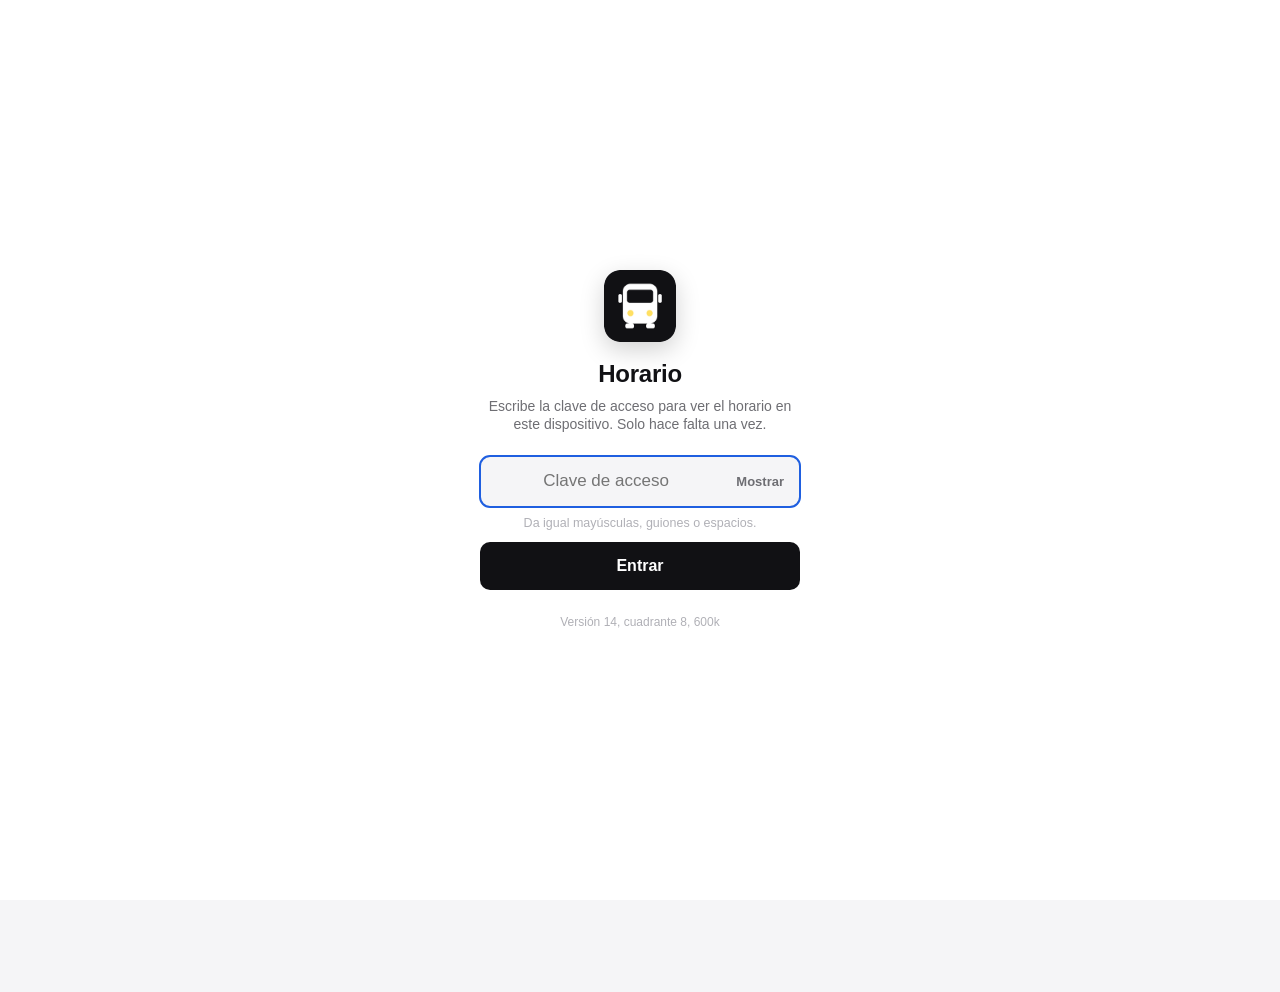
<file: index.html>
<!doctype html>
<html lang="es">
<head>
  <meta charset="utf-8">
  <meta name="viewport" content="width=device-width, initial-scale=1, viewport-fit=cover">
  <title>Horario</title>
  <meta name="description" content="Calendario del cuadrante rotativo ALSA: servicios y descansos de todo el año.">
  <meta name="color-scheme" content="light dark">
  <meta name="theme-color" content="#ffffff">
  <link rel="manifest" href="manifest.webmanifest">
  <link rel="icon" href="icons/favicon.svg" type="image/svg+xml">
  <link rel="apple-touch-icon" href="icons/apple-touch-icon.png">
  <meta name="apple-mobile-web-app-capable" content="yes">
  <meta name="mobile-web-app-capable" content="yes">
  <meta name="apple-mobile-web-app-status-bar-style" content="default">
  <meta name="apple-mobile-web-app-title" content="Horario">
  <link rel="stylesheet" href="css/styles.css?v=14">
</head>
<body>
  <header class="top" id="top">
    <div class="top-row">
      <p class="top-date" id="top-date"></p>
      <div class="top-actions">
        <button type="button" class="btn-today" id="btn-today" hidden>Hoy</button>
        <button type="button" class="btn-icon" id="btn-settings" aria-label="Ajustes">
          <svg viewBox="0 0 24 24" fill="none" stroke="currentColor" stroke-width="1.7" stroke-linecap="round" stroke-linejoin="round" aria-hidden="true">
            <circle cx="12" cy="12" r="3.2"/>
            <path d="M19.4 15a1.7 1.7 0 0 0 .3 1.8l.1.1a2 2 0 1 1-2.8 2.8l-.1-.1a1.7 1.7 0 0 0-1.8-.3 1.7 1.7 0 0 0-1 1.5V21a2 2 0 1 1-4 0v-.1a1.7 1.7 0 0 0-1.1-1.5 1.7 1.7 0 0 0-1.8.3l-.1.1a2 2 0 1 1-2.8-2.8l.1-.1a1.7 1.7 0 0 0 .3-1.8 1.7 1.7 0 0 0-1.5-1H3a2 2 0 1 1 0-4h.1a1.7 1.7 0 0 0 1.5-1.1 1.7 1.7 0 0 0-.3-1.8l-.1-.1a2 2 0 1 1 2.8-2.8l.1.1a1.7 1.7 0 0 0 1.8.3H9a1.7 1.7 0 0 0 1-1.5V3a2 2 0 1 1 4 0v.1a1.7 1.7 0 0 0 1 1.5 1.7 1.7 0 0 0 1.8-.3l.1-.1a2 2 0 1 1 2.8 2.8l-.1.1a1.7 1.7 0 0 0-.3 1.8V9a1.7 1.7 0 0 0 1.5 1H21a2 2 0 1 1 0 4h-.1a1.7 1.7 0 0 0-1.5 1z"/>
          </svg>
        </button>
      </div>
    </div>
    <div class="top-rows" id="top-rows"></div>
    <div class="dow" aria-hidden="true">
      <span>L</span><span>M</span><span>X</span><span>J</span><span>V</span><span>S</span><span>D</span>
    </div>
    <p class="legend" aria-hidden="true"><span class="lg lg-alsa">descanso ALSA</span><span class="lg lg-merc">libre Mercadona</span><span class="lg lg-both">los dos</span><span class="lg lg-vac">vacaciones</span></p>
  </header>

  <main class="cal">
    <div id="sentinel-top" class="sentinel" aria-hidden="true"></div>
    <div id="months"></div>
    <div id="sentinel-bottom" class="sentinel" aria-hidden="true"></div>
  </main>

  <section class="lock" id="lock" hidden>
    <form class="lock-card" id="lock-form" autocomplete="off">
      <img class="lock-icon" src="icons/icon-192.png" alt="" width="72" height="72">
      <h1 class="lock-title">Horario</h1>
      <p class="lock-text">Escribe la clave de acceso para ver el horario en este dispositivo. Solo hace falta una vez.</p>
      <div class="lock-field">
        <input class="lock-input" id="lock-code" type="password" placeholder="Clave de acceso" required autocomplete="off" autocapitalize="none" autocorrect="off" spellcheck="false" enterkeyhint="go">
        <button class="lock-show" id="lock-show" type="button">Mostrar</button>
      </div>
      <p class="lock-hint">Da igual mayúsculas, guiones o espacios.</p>
      <button class="lock-btn" id="lock-btn" type="submit">Entrar</button>
      <p class="lock-error" id="lock-error" role="alert" hidden></p>
      <p class="lock-meta" id="lock-meta"></p>
    </form>
  </section>

  <div class="scrim" id="scrim" hidden></div>
  <section class="sheet" id="sheet" role="dialog" aria-modal="true" aria-label="Detalle del día" hidden></section>
  <section class="settings" id="settings" role="dialog" aria-modal="true" aria-label="Ajustes" hidden></section>

  <script src="js/data.js?v=14"></script>
  <script src="js/app.js?v=14"></script>
</body>
</html>
</file>
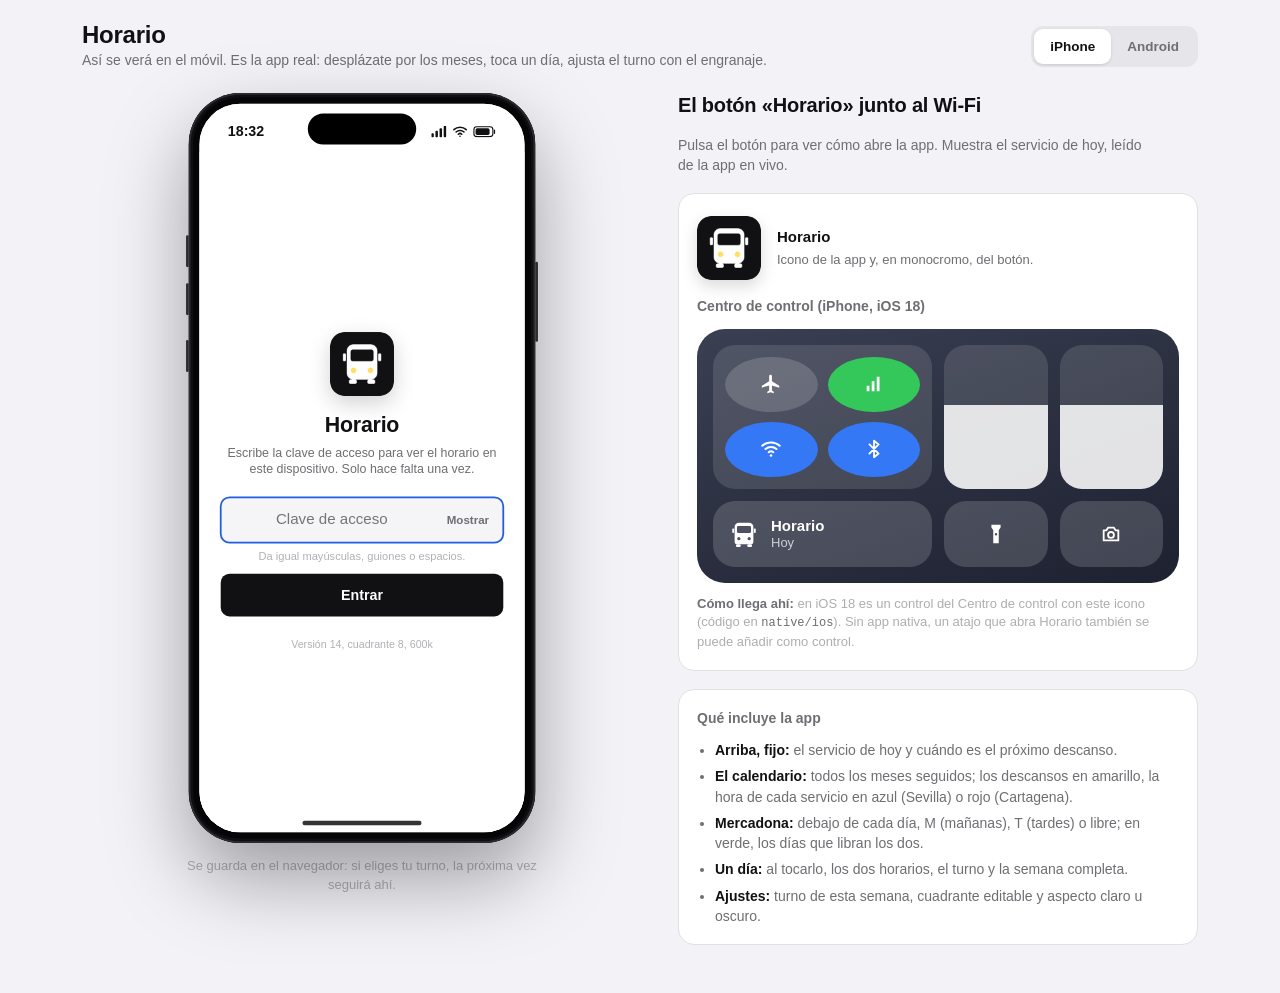
<file: preview.html>
<!doctype html>
<html lang="es">
<head>
  <meta charset="utf-8">
  <meta name="viewport" content="width=device-width, initial-scale=1">
  <title>Horario, vista previa</title>
  <link rel="icon" href="icons/favicon.svg" type="image/svg+xml">
  <style>
    :root {
      --bg: #f2f2f7;
      --panel: #ffffff;
      --panel-2: #e5e5ea;
      --line: #e0e0e5;
      --text: #111114;
      --text-2: #6e6e73;
      --text-3: #aeaeb2;
      --font: -apple-system, BlinkMacSystemFont, "Segoe UI", Roboto, "Helvetica Neue", Arial, sans-serif;
    }
    * { box-sizing: border-box; }
    html, body { margin: 0; }
    body {
      background: var(--bg);
      color: var(--text);
      font-family: var(--font);
      font-size: 15px;
      line-height: 1.45;
      -webkit-font-smoothing: antialiased;
      min-height: 100vh;
    }
    .pv-top {
      display: flex;
      align-items: center;
      justify-content: space-between;
      gap: 20px;
      padding: 22px 32px 10px;
      max-width: 1180px;
      margin: 0 auto;
    }
    .pv-top h1 { margin: 0; font-size: 24px; line-height: 1.1; font-weight: 700; letter-spacing: -0.01em; }
    .pv-top p { margin: 2px 0 0; color: var(--text-2); font-size: 14px; }
    .seg { display: inline-flex; padding: 3px; border-radius: 12px; background: var(--panel-2); }
    .seg button {
      padding: 8px 16px; border: 0; border-radius: 9px; background: transparent; color: var(--text-2);
      font: inherit; font-weight: 600; font-size: 13.5px; cursor: pointer;
    }
    .seg button.is-active { background: var(--panel); color: var(--text); box-shadow: 0 1px 3px rgba(0,0,0,.12); }

    .pv {
      display: grid;
      grid-template-columns: minmax(420px, 1fr) minmax(360px, 520px);
      gap: 36px;
      align-items: start;
      padding: 12px 32px 48px;
      max-width: 1180px;
      margin: 0 auto;
    }
    @media (max-width: 900px) { .pv { grid-template-columns: 1fr; } }

    /* --- el teléfono --- */
    .stage { display: flex; flex-direction: column; align-items: center; gap: 14px; }
    .stage-scale { transform-origin: top center; }
    .phone {
      width: 390px; height: 844px; padding: 12px;
      border-radius: 58px; background: #050507; position: relative;
      box-shadow: 0 40px 90px rgba(0, 0, 0, 0.35), inset 0 0 0 2px #2b2b30, inset 0 0 0 5px #0f0f12;
    }
    .phone::before, .phone::after { content: ""; position: absolute; right: -3px; width: 3px; border-radius: 2px; background: #2b2b30; }
    .phone::before { top: 190px; height: 90px; }
    .phone::after { left: -3px; right: auto; top: 160px; height: 36px; box-shadow: 0 54px 0 #2b2b30, 0 118px 0 #2b2b30; }
    .phone[data-os="android"] { border-radius: 42px; }
    .screen {
      width: 100%; height: 100%; border-radius: 46px; overflow: hidden; background: #ffffff;
      display: flex; flex-direction: column; position: relative;
    }
    .phone[data-os="android"] .screen { border-radius: 30px; }
    .statusbar {
      flex: none; height: 54px; display: flex; align-items: center; justify-content: space-between;
      padding: 8px 32px 0; font-weight: 600; font-size: 16px; position: relative; color: #111114;
      background: #ffffff; transition: background 0.2s, color 0.2s;
    }
    .island {
      position: absolute; left: 50%; top: 11px; transform: translateX(-50%);
      width: 122px; height: 35px; border-radius: 20px; background: #000;
    }
    .phone[data-os="android"] .statusbar { height: 40px; padding-top: 0; font-size: 14px; }
    .phone[data-os="android"] .island { width: 16px; height: 16px; border-radius: 50%; top: 12px; }
    .sb-icons { display: flex; gap: 6px; align-items: center; }
    .sb-icons svg { height: 13px; width: auto; }
    .screen iframe { flex: 1; border: 0; width: 100%; display: block; background: #ffffff; }
    .home {
      position: absolute; bottom: 8px; left: 50%; transform: translateX(-50%);
      width: 134px; height: 5px; border-radius: 3px; background: rgba(17, 17, 20, 0.85); pointer-events: none;
    }
    .screen.is-dark .home { background: rgba(255, 255, 255, 0.92); }
    .phone[data-os="android"] .home { width: 110px; height: 4px; }
    .hint { margin: 0; color: var(--text-3); font-size: 13px; text-align: center; max-width: 380px; }
    .screen .flash { position: absolute; inset: 0; background: #ffffff; opacity: 0; pointer-events: none; transition: opacity 0.25s; }
    .screen.is-opening .flash { opacity: 1; transition: none; }

    /* --- panel derecho --- */
    .panel { display: flex; flex-direction: column; gap: 18px; }
    .panel h2 { margin: 0; font-size: 20px; line-height: 1.2; font-weight: 700; letter-spacing: -0.01em; }
    .panel > p { margin: 0; color: var(--text-2); font-size: 14px; max-width: 60ch; }
    .card { padding: 18px; border-radius: 16px; background: var(--panel); border: 1px solid var(--line); }
    .card h3 { margin: 0 0 12px; font-size: 14px; font-weight: 600; color: var(--text-2); }
    .card p { margin: 12px 0 0; font-size: 13px; color: var(--text-3); }
    .card p b { color: var(--text-2); font-weight: 600; }
    .card p code { font-family: ui-monospace, Menlo, Consolas, monospace; font-size: 12px; color: var(--text-2); }
    .card ul { margin: 0; padding-left: 18px; font-size: 14px; color: var(--text-2); display: grid; gap: 6px; }
    .card ul b { color: var(--text); font-weight: 600; }

    /* Icono de la app */
    .app-icon { display: flex; align-items: center; gap: 16px; padding: 4px 0 16px; }
    .app-icon img { width: 64px; height: 64px; border-radius: 14px; box-shadow: 0 6px 16px rgba(0,0,0,.15); }
    .app-icon b { display: block; font-size: 15px; }
    .app-icon span { font-size: 13px; color: var(--text-2); }

    /* Centro de control iOS 18 */
    .cc {
      border-radius: 28px; padding: 16px;
      background: linear-gradient(160deg, #3a3f52 0%, #1d2130 100%);
      display: grid; grid-template-columns: repeat(4, 1fr); grid-auto-rows: 66px; gap: 12px;
      color: #fff;
    }
    .cc .grp {
      grid-column: span 2; grid-row: span 2; border-radius: 22px; background: rgba(255, 255, 255, 0.12);
      display: grid; grid-template-columns: 1fr 1fr; gap: 10px; padding: 12px;
    }
    .cc .grp i, .cc .tile { display: grid; place-items: center; border-radius: 50%; background: rgba(255, 255, 255, 0.16); }
    .cc .grp i.on { background: #3478f6; }
    .cc .grp i.green { background: #34c759; }
    .cc .grp i svg, .cc .tile svg { width: 22px; height: 22px; }
    .cc .slider { grid-row: span 2; border-radius: 22px; background: rgba(255, 255, 255, 0.12); position: relative; overflow: hidden; }
    .cc .slider::after { content: ""; position: absolute; left: 0; right: 0; bottom: 0; height: 58%; background: rgba(255, 255, 255, 0.85); }
    .cc .tile { border-radius: 22px; }
    .cc .control {
      grid-column: span 2; border-radius: 22px; background: rgba(255, 255, 255, 0.16);
      display: flex; align-items: center; gap: 12px; padding: 0 16px; text-align: left;
      border: 0; cursor: pointer; font: inherit; color: #fff;
    }
    .cc .control:active { background: rgba(255, 255, 255, 0.26); }
    .cc .control .ico { width: 30px; height: 30px; flex: none; }
    .cc .control b { display: block; font-size: 15px; font-weight: 600; line-height: 1.2; }
    .cc .control .sub { display: block; font-size: 13px; opacity: 0.72; line-height: 1.2; }

    /* Ajustes rápidos Android 15 */
    .qs {
      border-radius: 24px; padding: 18px 16px; background: #0e1116;
      display: grid; grid-template-columns: 1fr 1fr; gap: 10px; color: #dfe3ea;
    }
    .qs-head { grid-column: span 2; display: flex; justify-content: space-between; color: #9aa3b2; font-size: 13px; font-weight: 600; padding: 0 6px 4px; }
    .qs .t {
      height: 64px; border-radius: 32px; display: flex; align-items: center; gap: 12px; padding: 0 18px;
      background: #2a2e36; color: #dfe3ea; font-weight: 600; font-size: 14px; text-align: left;
      border: 0; font-family: inherit;
    }
    .qs .t svg { width: 22px; height: 22px; flex: none; }
    .qs .t.on { background: #a8c8ff; color: #0b1c3a; }
    .qs .t b { display: block; font-weight: 600; line-height: 1.2; }
    .qs .t small { display: block; font-weight: 500; font-size: 11.5px; opacity: 0.75; line-height: 1.2; }
    .qs .t.app { cursor: pointer; }
    .qs .t.app .ico { width: 24px; height: 24px; }
    .qs .t.app:active { filter: brightness(0.92); }

    .cc, .qs { display: none; }
    body[data-os="ios"] .cc, body[data-os="android"] .qs { display: grid; }
  </style>
</head>
<body data-os="ios">
  <svg width="0" height="0" style="position:absolute" aria-hidden="true">
    <symbol id="ico-bus" viewBox="0 0 64 64">
      <g fill="currentColor">
        <rect x="7" y="20" width="4" height="10" rx="1.5"/>
        <rect x="53" y="20" width="4" height="10" rx="1.5"/>
        <rect x="15" y="54" width="10" height="5.5" rx="2"/>
        <rect x="39" y="54" width="10" height="5.5" rx="2"/>
        <path fill-rule="evenodd" d="M21 8h22a9 9 0 0 1 9 9v32a5 5 0 0 1-5 5H17a5 5 0 0 1-5-5V17a9 9 0 0 1 9-9zm-1 7h24a3 3 0 0 1 3 3v9a3 3 0 0 1-3 3H20a3 3 0 0 1-3-3v-9a3 3 0 0 1 3-3zm1 23.5a3.5 3.5 0 1 0 0 7 3.5 3.5 0 0 0 0-7zm22 0a3.5 3.5 0 1 0 0 7 3.5 3.5 0 0 0 0-7z"/>
      </g>
    </symbol>
  </svg>

  <header class="pv-top">
    <div>
      <h1>Horario</h1>
      <p>Así se verá en el móvil. Es la app real: desplázate por los meses, toca un día, ajusta el turno con el engranaje.</p>
    </div>
    <div class="seg" role="group" aria-label="Sistema">
      <button type="button" data-os="ios" class="is-active">iPhone</button>
      <button type="button" data-os="android">Android</button>
    </div>
  </header>

  <main class="pv">
    <section class="stage">
      <div class="stage-scale" id="stage-scale">
        <div class="phone" id="phone" data-os="ios">
          <div class="screen" id="screen">
            <div class="statusbar" id="statusbar">
              <span class="sb-time" id="sb-time">9:41</span>
              <span class="island"></span>
              <span class="sb-icons">
                <svg viewBox="0 0 20 14" fill="currentColor"><rect x="0" y="9" width="3" height="5" rx="1"/><rect x="5" y="6" width="3" height="8" rx="1"/><rect x="10" y="3" width="3" height="11" rx="1"/><rect x="15" y="0" width="3" height="14" rx="1"/></svg>
                <svg viewBox="0 0 18 14" fill="none" stroke="currentColor" stroke-width="1.9" stroke-linecap="round"><path d="M1.5 4.5a11 11 0 0 1 15 0M4.2 7.4a7 7 0 0 1 9.6 0M6.9 10.2a3 3 0 0 1 4.2 0"/><circle cx="9" cy="12.6" r="1" fill="currentColor" stroke="none"/></svg>
                <svg viewBox="0 0 28 14" fill="none" stroke="currentColor" stroke-width="1.4"><rect x="1" y="1" width="23" height="12" rx="3.5"/><rect x="3" y="3" width="17" height="8" rx="2" fill="currentColor" stroke="none"/><path d="M26 5v4" stroke-linecap="round"/></svg>
              </span>
            </div>
            <iframe id="app" src="index.html" title="Horario"></iframe>
            <div class="home"></div>
            <div class="flash"></div>
          </div>
        </div>
      </div>
      <p class="hint">Se guarda en el navegador: si eliges tu turno, la próxima vez seguirá ahí.</p>
    </section>

    <aside class="panel">
      <h2>El botón «Horario» junto al Wi‑Fi</h2>
      <p>Pulsa el botón para ver cómo abre la app. Muestra el servicio de hoy, leído de la app en vivo.</p>

      <div class="card">
        <div class="app-icon">
          <img src="icons/icon-192.png" alt="Icono de Horario" width="64" height="64">
          <div><b>Horario</b><span>Icono de la app y, en monocromo, del botón.</span></div>
        </div>
        <h3 id="mock-title">Centro de control (iPhone, iOS 18)</h3>

        <div class="cc" aria-label="Centro de control">
          <div class="grp">
            <i title="Modo avión"><svg viewBox="0 0 24 24" fill="currentColor"><path d="M21 16v-2l-8-5V3.5a1.5 1.5 0 0 0-3 0V9l-8 5v2l8-2.5V19l-2 1.5V22l3.5-1 3.5 1v-1.5L13 19v-5.5z"/></svg></i>
            <i class="green" title="Datos móviles"><svg viewBox="0 0 24 24" fill="currentColor"><path d="M4 20h3v-6H4zm5.5 0h3V9h-3zm5.5 0h3V4h-3z"/></svg></i>
            <i class="on" title="Wi‑Fi"><svg viewBox="0 0 24 24" fill="none" stroke="currentColor" stroke-width="2.2" stroke-linecap="round"><path d="M2.5 8.5a14 14 0 0 1 19 0M6 12a9 9 0 0 1 12 0M9.5 15.5a4 4 0 0 1 5 0"/><circle cx="12" cy="19" r="1.4" fill="currentColor" stroke="none"/></svg></i>
            <i class="on" title="Bluetooth"><svg viewBox="0 0 24 24" fill="none" stroke="currentColor" stroke-width="2" stroke-linecap="round" stroke-linejoin="round"><path d="M7 7l10 10-5 4V3l5 4L7 17"/></svg></i>
          </div>
          <div class="slider" title="Brillo"></div>
          <div class="slider" title="Volumen"></div>
          <button type="button" class="control" data-action="open" title="Abrir Horario">
            <svg class="ico"><use href="#ico-bus"/></svg>
            <span><b>Horario</b><span class="sub" data-today>Hoy</span></span>
          </button>
          <div class="tile" title="Linterna"><svg viewBox="0 0 24 24" fill="currentColor"><path d="M7 2h10v3l-2 3v14H9V8L7 5zm5 9a1.3 1.3 0 1 0 0 2.6A1.3 1.3 0 0 0 12 11z"/></svg></div>
          <div class="tile" title="Cámara"><svg viewBox="0 0 24 24" fill="none" stroke="currentColor" stroke-width="2" stroke-linejoin="round"><path d="M4 8h3l2-3h6l2 3h3v11H4z"/><circle cx="12" cy="13" r="3.2"/></svg></div>
        </div>

        <div class="qs" aria-label="Ajustes rápidos">
          <div class="qs-head"><span id="qs-date">sáb, 12 sep</span><span>78 %</span></div>
          <div class="t on"><svg viewBox="0 0 24 24" fill="none" stroke="currentColor" stroke-width="2.2" stroke-linecap="round"><path d="M2.5 8.5a14 14 0 0 1 19 0M6 12a9 9 0 0 1 12 0M9.5 15.5a4 4 0 0 1 5 0"/><circle cx="12" cy="19" r="1.4" fill="currentColor" stroke="none"/></svg><span><b>Internet</b><small>Casa_5G</small></span></div>
          <div class="t on"><svg viewBox="0 0 24 24" fill="none" stroke="currentColor" stroke-width="2" stroke-linecap="round" stroke-linejoin="round"><path d="M7 7l10 10-5 4V3l5 4L7 17"/></svg><span><b>Bluetooth</b><small>Activado</small></span></div>
          <button type="button" class="t on app" data-action="open" title="Abrir Horario">
            <svg class="ico"><use href="#ico-bus"/></svg>
            <span><b>Horario</b><small data-today>Hoy</small></span>
          </button>
          <div class="t"><svg viewBox="0 0 24 24" fill="currentColor"><path d="M7 2h10v3l-2 3v14H9V8L7 5zm5 9a1.3 1.3 0 1 0 0 2.6A1.3 1.3 0 0 0 12 11z"/></svg><span><b>Linterna</b></span></div>
          <div class="t"><svg viewBox="0 0 24 24" fill="currentColor"><path d="M21 16v-2l-8-5V3.5a1.5 1.5 0 0 0-3 0V9l-8 5v2l8-2.5V19l-2 1.5V22l3.5-1 3.5 1v-1.5L13 19v-5.5z"/></svg><span><b>Modo avión</b></span></div>
          <div class="t"><svg viewBox="0 0 24 24" fill="none" stroke="currentColor" stroke-width="2" stroke-linecap="round"><circle cx="12" cy="12" r="9"/><path d="M8 12h8"/></svg><span><b>No molestar</b></span></div>
        </div>

        <p id="mock-note"></p>
      </div>

      <div class="card">
        <h3>Qué incluye la app</h3>
        <ul>
          <li><b>Arriba, fijo:</b> el servicio de hoy y cuándo es el próximo descanso.</li>
          <li><b>El calendario:</b> todos los meses seguidos; los descansos en amarillo, la hora de cada servicio en azul (Sevilla) o rojo (Cartagena).</li>
          <li><b>Mercadona:</b> debajo de cada día, M (mañanas), T (tardes) o libre; en verde, los días que libran los dos.</li>
          <li><b>Un día:</b> al tocarlo, los dos horarios, el turno y la semana completa.</li>
          <li><b>Ajustes:</b> turno de esta semana, cuadrante editable y aspecto claro u oscuro.</li>
        </ul>
      </div>
    </aside>
  </main>

  <script>
    (function () {
      var body = document.body;
      var phone = document.getElementById('phone');
      var screen = document.getElementById('screen');
      var statusbar = document.getElementById('statusbar');
      var app = document.getElementById('app');
      var scaleEl = document.getElementById('stage-scale');
      var title = document.getElementById('mock-title');
      var note = document.getElementById('mock-note');
      var NOTES = {
        ios: '<b>Cómo llega ahí:</b> en iOS 18 es un control del Centro de control con este icono (código en <code>native/ios</code>). Sin app nativa, un atajo que abra Horario también se puede añadir como control.',
        android: '<b>Cómo llega ahí:</b> es un botón de Ajustes rápidos con este icono, que abre Horario y puede mostrar el servicio del día (código en <code>native/android</code>). Necesita envolver la web en una app mínima; hasta entonces, el icono en la pantalla de inicio funciona igual.'
      };
      var TITLES = { ios: 'Centro de control (iPhone, iOS 18)', android: 'Ajustes rápidos (Android)' };

      function setOs(os) {
        body.dataset.os = os;
        phone.dataset.os = os;
        document.querySelectorAll('.seg button').forEach(function (b) { b.classList.toggle('is-active', b.dataset.os === os); });
        title.textContent = TITLES[os];
        note.innerHTML = NOTES[os];
      }
      document.querySelectorAll('.seg button').forEach(function (b) {
        b.addEventListener('click', function () { setOs(b.dataset.os); });
      });
      setOs('ios');

      document.querySelectorAll('[data-action="open"]').forEach(function (b) {
        b.addEventListener('click', function () {
          screen.classList.add('is-opening');
          app.src = 'index.html?t=' + Date.now();
          setTimeout(function () { screen.classList.remove('is-opening'); }, 350);
        });
      });

      // La app avisa de su tema y del servicio de hoy.
      window.addEventListener('message', function (e) {
        if (!e.data) return;
        if (e.data.type === 'horario:theme') {
          var light = e.data.theme === 'light';
          screen.classList.toggle('is-dark', !light);
          statusbar.style.background = light ? '#ffffff' : '#000000';
          statusbar.style.color = light ? '#111114' : '#ffffff';
          app.style.background = light ? '#ffffff' : '#000000';
        } else if (e.data.type === 'horario:today') {
          document.querySelectorAll('[data-today]').forEach(function (n) { n.textContent = e.data.text; });
        }
      });

      function fit() {
        var avail = window.innerHeight - 150;
        var s = Math.min(1, Math.max(0.5, avail / 844));
        scaleEl.style.transform = 'scale(' + s + ')';
        scaleEl.style.height = Math.round(844 * s) + 'px';
      }
      window.addEventListener('resize', fit);
      fit();

      function clock() {
        var d = new Date();
        var dows = ['dom', 'lun', 'mar', 'mié', 'jue', 'vie', 'sáb'];
        var months = ['ene', 'feb', 'mar', 'abr', 'may', 'jun', 'jul', 'ago', 'sep', 'oct', 'nov', 'dic'];
        document.getElementById('sb-time').textContent = d.getHours() + ':' + String(d.getMinutes()).padStart(2, '0');
        document.getElementById('qs-date').textContent = dows[d.getDay()] + ', ' + d.getDate() + ' ' + months[d.getMonth()];
      }
      clock();
      setInterval(clock, 30000);
    })();
  </script>
</body>
</html>
</file>
<file: css/styles.css>
/* Horario — una pantalla: el calendario. */

:root {
  --bg: #ffffff;
  --bg-2: #f5f5f7;
  --ink: #111114;
  --ink-2: #6e6e73;
  --ink-3: #b0b0b6;
  --line: #e5e5ea;
  --rest: #ffe062;
  --rest-ink: #111114;
  --sevilla: #1f5fe0;
  --carta: #d9362b;
  --otro: #7a4ee0;
  --merc: #0a8f47;
  --merc-soft: rgba(10, 143, 71, 0.13);
  --vac: #2f7ff5;
  --vac-ink: #ffffff;
  --today: #111114;
  --today-ink: #ffffff;
  --scrim: rgba(0, 0, 0, 0.35);
  --shadow: 0 -1px 0 var(--line), 0 -20px 50px rgba(0, 0, 0, 0.12);
  --font: -apple-system, BlinkMacSystemFont, "SF Pro Text", "Segoe UI", Roboto, "Helvetica Neue", Arial, sans-serif;
  --top-safe: env(safe-area-inset-top, 0px);
  --bottom-safe: env(safe-area-inset-bottom, 0px);
  color-scheme: light;
}
:root[data-theme="dark"] {
  --bg: #000000;
  --bg-2: #141416;
  --ink: #f5f5f7;
  --ink-2: #98989f;
  --ink-3: #5c5c63;
  --line: #26262b;
  --rest: #f5c842;
  --rest-ink: #111114;
  --sevilla: #5aa2ff;
  --carta: #ff6259;
  --otro: #b48cff;
  --merc: #3ddc84;
  --merc-soft: rgba(61, 220, 132, 0.16);
  --vac: #4d9bff;
  --vac-ink: #ffffff;
  --today: #f5f5f7;
  --today-ink: #000000;
  --scrim: rgba(0, 0, 0, 0.6);
  --shadow: 0 -1px 0 var(--line), 0 -20px 50px rgba(0, 0, 0, 0.6);
  color-scheme: dark;
}
.tone-sevilla { --tone: var(--sevilla); }
.tone-carta { --tone: var(--carta); }
.tone-otro { --tone: var(--otro); }
.tone-descanso { --tone: var(--rest); }

/* Base --------------------------------------------------------------- */
*, *::before, *::after { box-sizing: border-box; }
html { -webkit-text-size-adjust: 100%; overflow-anchor: none; scrollbar-width: none; overscroll-behavior-y: contain; }
html.has-modal, html.has-modal body { overflow: hidden; }
html::-webkit-scrollbar { display: none; }
body {
  margin: 0;
  background: var(--bg);
  color: var(--ink);
  font-family: var(--font);
  font-size: 15px;
  line-height: 1.35;
  font-variant-numeric: tabular-nums;
  -webkit-font-smoothing: antialiased;
}
button {
  font: inherit;
  color: inherit;
  background: none;
  border: 0;
  padding: 0;
  cursor: pointer;
  -webkit-tap-highlight-color: transparent;
}
p, h1, h2, h3 { margin: 0; }
:focus-visible { outline: 2px solid var(--sevilla); outline-offset: 2px; }

/* Cabecera fija: hoy + días de la semana ------------------------------ */
.top {
  position: sticky;
  top: 0;
  z-index: 10;
  background: var(--bg);
  padding: calc(10px + var(--top-safe)) 16px 0;
  border-bottom: 1px solid var(--line);
}
.top-row {
  display: flex;
  align-items: center;
  justify-content: space-between;
  min-height: 32px;
}
.top-date {
  font-size: 13px;
  font-weight: 500;
  color: var(--ink-2);
}
.top-actions { display: flex; align-items: center; gap: 6px; }
.btn-today {
  height: 30px;
  padding: 0 12px;
  border-radius: 15px;
  background: var(--bg-2);
  font-size: 14px;
  font-weight: 600;
}
.btn-today:active { opacity: 0.6; }
.btn-icon {
  width: 32px;
  height: 32px;
  display: grid;
  place-items: center;
  color: var(--ink-2);
  border-radius: 16px;
}
.btn-icon:active { background: var(--bg-2); }
.btn-icon svg { width: 22px; height: 22px; }
.top-rows {
  display: grid;
  grid-template-columns: 82px 1fr;
  column-gap: 8px;
  row-gap: 1px;
  margin-top: 2px;
}
.top-k {
  font-size: 12px;
  font-weight: 600;
  color: var(--ink-3);
  padding-top: 3px;
}
.top-v {
  font-size: 15px;
  font-weight: 600;
  line-height: 1.25;
}
.top-v .hour { color: var(--tone); }
.top-v .merc-t { color: var(--merc); }
.top-v small {
  display: block;
  font-size: 12.5px;
  font-weight: 400;
  color: var(--ink-2);
  line-height: 1.25;
}
.top-v .link {
  color: var(--ink);
  font-weight: 600;
  text-decoration: underline;
  text-underline-offset: 2px;
  text-decoration-color: var(--ink-3);
}
.mark {
  display: inline-block;
  padding: 0 6px;
  margin-left: -6px;
  border-radius: 6px;
  background: var(--rest);
  color: var(--rest-ink);
}
.dow {
  display: grid;
  grid-template-columns: repeat(7, 1fr);
  margin-top: 8px;
  padding-bottom: 2px;
  text-align: center;
  font-size: 12px;
  font-weight: 600;
  color: var(--ink-3);
}
.legend {
  display: flex;
  flex-wrap: wrap;
  gap: 2px 12px;
  padding: 0 0 6px 2px;
  font-size: 11px;
  color: var(--ink-3);
}
.lg { white-space: nowrap; }
.lg::before {
  content: "";
  display: inline-block;
  width: 9px;
  height: 9px;
  border-radius: 50%;
  margin-right: 5px;
  vertical-align: -1px;
}
.lg-alsa::before { background: var(--rest); }
.lg-merc::before { background: var(--merc); }
.lg-both::before { border-radius: 3px; background: var(--merc-soft); box-shadow: inset 0 0 0 1px var(--merc); }
.lg-vac::before { background: var(--vac); }
.mark.mark-vac { background: var(--vac); color: var(--vac-ink); }

/* Calendario ---------------------------------------------------------- */
.cal { padding: 0 16px calc(32px + var(--bottom-safe)); max-width: 480px; margin: 0 auto; }
.sentinel { height: 1px; }
.month { padding-top: 22px; }
.month-head {
  display: flex;
  align-items: baseline;
  justify-content: space-between;
  gap: 12px;
  padding: 0 4px 8px;
}
.month-name { font-size: 20px; font-weight: 700; letter-spacing: -0.01em; white-space: nowrap; }
.month-name span { color: var(--ink-2); font-weight: 500; }
.month-stats { font-size: 13px; color: var(--ink-2); text-align: right; line-height: 1.25; }
.grid {
  display: grid;
  grid-template-columns: repeat(7, 1fr);
  row-gap: 2px;
}
.cell {
  height: 68px;
  display: flex;
  flex-direction: column;
  align-items: center;
  padding-top: 5px;
  border-radius: 10px;
}
.cell.is-both { background: var(--merc-soft); }
.cell .merc {
  margin-top: 2px;
  font-size: 10.5px;
  font-weight: 600;
  color: var(--merc);
  line-height: 1;
}
.cell .merc.m-work { color: var(--ink-3); }
.cell.is-past .merc { opacity: 0.55; }
.cell:not(.blank):active { background: var(--bg-2); }
.num {
  width: 30px;
  height: 30px;
  border-radius: 15px;
  display: grid;
  place-items: center;
  font-size: 15px;
  font-weight: 500;
}
.cell.is-rest .num { background: var(--rest); color: var(--rest-ink); font-weight: 600; }
.cell.is-vac .num { background: var(--vac); color: var(--vac-ink); font-weight: 600; }
.cell .merc.m-vac { color: var(--vac); }
.cell.is-today .num { box-shadow: 0 0 0 2px var(--today); font-weight: 700; }
.cell.is-past:not(.is-today) .num { color: var(--ink-2); }
.cell.is-past.is-rest:not(.is-today) .num { opacity: 0.5; }
.cell.is-past.is-vac:not(.is-today) .num { opacity: 0.5; }
.cell .hour {
  margin-top: 3px;
  font-size: 11.5px;
  font-weight: 600;
  color: var(--tone);
  line-height: 1;
  min-height: 11.5px;
}
.cell.is-past .hour { opacity: 0.55; }

/* Hoja de detalle ----------------------------------------------------- */
.scrim {
  position: fixed;
  inset: 0;
  z-index: 40;
  background: var(--scrim);
  opacity: 0;
  transition: opacity 0.2s;
}
.scrim.is-open { opacity: 1; }
.sheet {
  position: fixed;
  left: 0;
  right: 0;
  bottom: 0;
  z-index: 50;
  max-width: 480px;
  margin: 0 auto;
  max-height: 82dvh;
  overflow-y: auto;
  padding: 8px 20px calc(24px + var(--bottom-safe));
  border-radius: 16px 16px 0 0;
  background: var(--bg);
  box-shadow: var(--shadow);
  transform: translateY(100%);
  transition: transform 0.28s cubic-bezier(0.32, 0.72, 0, 1);
  touch-action: pan-y;
  overscroll-behavior: contain;
}
.sheet.is-open { transform: none; }
.handle {
  width: 36px;
  height: 4px;
  margin: 0 auto 14px;
  border-radius: 2px;
  background: var(--line);
}
.sh-date { font-size: 13px; font-weight: 500; color: var(--ink-2); }
.sh-title { margin-top: 2px; font-size: 28px; font-weight: 700; letter-spacing: -0.02em; line-height: 1.15; }
.sh-title .hour { color: var(--tone); }
.sh-sub { margin-top: 4px; font-size: 15px; color: var(--ink-2); }
.sh-who { margin-top: 14px; font-size: 12px; font-weight: 600; color: var(--ink-3); }
.sh-who:first-of-type { margin-top: 8px; }
.sh-merc { margin-top: 2px; font-size: 20px; font-weight: 700; letter-spacing: -0.01em; }
.sh-merc .merc-t { color: var(--merc); }
.sh-both {
  margin-top: 12px;
  padding: 8px 12px;
  border-radius: 8px;
  background: var(--merc-soft);
  color: var(--ink);
  font-size: 14px;
  font-weight: 600;
}
.sh-both .mark { margin-left: 0; }
.btn-merc { margin-top: 12px; font-size: 14px; font-weight: 600; color: var(--merc); }
.sh-actions { display: flex; flex-wrap: wrap; gap: 8px 18px; margin-top: 12px; }
.sh-actions .btn-merc { margin-top: 0; }
.sh-actions .btn-vac { color: var(--vac); }
.wk-merc.is-vac, .wk-main.is-vac .mark { color: var(--vac-ink); }
.wk-merc.is-vac { color: var(--vac); font-weight: 600; }
.wk-head { display: grid; grid-template-columns: 56px 1fr 1fr; gap: 12px; padding: 10px 0 4px; font-size: 11px; font-weight: 600; color: var(--ink-3); }
.wk { margin-top: 16px; border-top: 1px solid var(--line); }
.wk-row {
  display: grid;
  grid-template-columns: 56px 1fr 1fr;
  align-items: center;
  gap: 12px;
  padding: 9px 0;
  border-bottom: 1px solid var(--line);
  font-size: 15px;
  color: var(--ink-2);
}
.wk-row.is-sel { color: var(--ink); font-weight: 600; }
.wk-day { font-size: 13px; font-weight: 600; color: var(--ink-3); }
.wk-row.is-sel .wk-day { color: var(--ink); }
.wk-main .hour { color: var(--tone); font-weight: 600; }
.wk-main.is-rest { color: var(--ink); }
.wk-main.is-rest .mark { margin-left: 0; font-weight: 600; font-size: 13px; padding: 1px 6px; }
.wk-main .wk-serv { font-size: 12px; color: var(--ink-3); margin-left: 4px; }
.wk-merc { font-size: 14px; }
.wk-merc .merc-t { color: var(--merc); font-weight: 600; }
.wk-merc.is-libre { color: var(--merc); font-weight: 600; }
.wk-row.is-both { background: var(--merc-soft); margin: 0 -8px; padding-left: 8px; padding-right: 8px; border-radius: 8px; }

/* Ajustes ------------------------------------------------------------- */
.settings {
  position: fixed;
  top: 0;
  left: 0;
  right: 0;
  bottom: 0;
  max-width: 480px;
  margin: 0 auto;
  z-index: 60;
  background: var(--bg);
  overflow-y: auto;
  overflow-x: hidden;
  overscroll-behavior: contain;
  transform: translateX(100%);
  transition: transform 0.28s cubic-bezier(0.32, 0.72, 0, 1);
}
.settings.is-open { transform: none; }
@media (min-width: 560px) {
  .settings { box-shadow: -1px 0 0 var(--line), 1px 0 0 var(--line); }
}
.set-top {
  position: sticky;
  top: 0;
  z-index: 1;
  display: flex;
  align-items: center;
  justify-content: space-between;
  padding: calc(10px + var(--top-safe)) 16px 10px;
  background: var(--bg);
  border-bottom: 1px solid var(--line);
}
.set-top h2 { font-size: 17px; font-weight: 700; }
.btn-text { font-size: 16px; font-weight: 600; color: var(--sevilla); padding: 4px 0; }
.btn-text:active { opacity: 0.5; }
.set-body { max-width: 480px; margin: 0 auto; padding: 4px 16px calc(32px + var(--bottom-safe)); }
.set-group { padding: 20px 0; border-bottom: 1px solid var(--line); }
.set-group:last-child { border-bottom: 0; }
.set-title { font-size: 17px; font-weight: 700; }
.set-text { margin-top: 4px; font-size: 14px; color: var(--ink-2); }
.turnos { display: grid; grid-template-columns: repeat(8, 1fr); gap: 6px; margin-top: 12px; }
.turno {
  height: 42px;
  border-radius: 9px;
  background: var(--bg-2);
  font-size: 16px;
  font-weight: 600;
}
.turno:active { opacity: 0.6; }
.turno.is-active { background: var(--ink); color: var(--bg); }
.seg { display: inline-flex; margin-top: 12px; padding: 2px; border-radius: 9px; background: var(--bg-2); }
.week-nav { display: flex; align-items: center; justify-content: space-between; gap: 8px; margin-top: 12px; }
.week-nav .btn-icon { color: var(--ink); background: var(--bg-2); }
.week-nav .btn-icon svg { width: 18px; height: 18px; }
.week-nav span { font-size: 15px; font-weight: 600; }
.set-sub { margin-top: 14px; font-size: 13px; font-weight: 600; color: var(--ink-2); }
.dows { display: grid; grid-template-columns: repeat(7, 1fr); gap: 6px; margin-top: 8px; }
.dows .turno { height: 40px; font-size: 15px; }
.dows .turno.is-active { background: var(--merc); color: #fff; }
.dows .turno:disabled { opacity: 0.35; cursor: default; }
.seg.seg-merc { margin-top: 8px; }
.check { display: flex; align-items: center; gap: 10px; margin-top: 12px; font-size: 15px; }
.check input { width: 20px; height: 20px; accent-color: var(--merc); margin: 0; }
.vac-list { margin-top: 10px; border-top: 1px solid var(--line); }
.vac-item { display: flex; align-items: center; gap: 10px; padding: 9px 0; border-bottom: 1px solid var(--line); font-size: 14px; }
.vac-item .vac-who { flex: none; width: 82px; font-size: 12px; font-weight: 600; color: var(--vac); }
.vac-item .vac-dates { flex: 1; }
.vac-item .btn-quiet { margin-top: 0; font-size: 13px; }
.vac-form { display: grid; grid-template-columns: 1fr 1fr; gap: 8px; margin-top: 12px; }
.vac-form label { font-size: 12px; font-weight: 600; color: var(--ink-2); display: grid; gap: 4px; }
.vac-form input { padding: 9px 10px; border: 1px solid var(--line); border-radius: 8px; background: var(--bg); color: var(--ink); font: inherit; font-size: 16px; min-width: 0; }
.vac-form .seg { grid-column: span 2; margin-top: 2px; }
.btn-primary { grid-column: span 2; padding: 11px; border-radius: 9px; background: var(--vac); color: var(--vac-ink); font-size: 15px; font-weight: 600; }
.btn-primary:active { opacity: 0.8; }
.hours { display: grid; grid-template-columns: 1fr 1fr; gap: 8px; margin-top: 8px; }
.hours label { font-size: 12px; font-weight: 600; color: var(--ink-2); display: grid; gap: 4px; }
.hours input { padding: 9px 10px; border: 1px solid var(--line); border-radius: 8px; background: var(--bg); color: var(--ink); font: inherit; font-size: 16px; min-width: 0; width: 100%; }
.seg button { padding: 7px 14px; border-radius: 7px; font-size: 14px; font-weight: 500; color: var(--ink-2); }
.seg button.is-active { background: var(--bg); color: var(--ink); font-weight: 600; box-shadow: 0 1px 3px rgba(0, 0, 0, 0.15); }
.editor { margin-top: 12px; overflow: hidden; }
.ed-turno { border-top: 1px solid var(--line); }
.ed-turno:last-child { border-bottom: 1px solid var(--line); }
.ed-turno summary {
  display: flex;
  align-items: center;
  justify-content: space-between;
  gap: 12px;
  padding: 12px 0;
  list-style: none;
  cursor: pointer;
}
.ed-turno summary::-webkit-details-marker { display: none; }
.ed-turno summary::after {
  content: "";
  width: 8px;
  height: 8px;
  margin-left: 4px;
  border-right: 2px solid var(--ink-3);
  border-bottom: 2px solid var(--ink-3);
  transform: rotate(45deg);
  transition: transform 0.15s;
  flex: none;
}
.ed-turno[open] summary::after { transform: rotate(-135deg); }
.ed-turno-name { font-size: 15px; font-weight: 600; }
.ed-turno-info { margin-left: auto; font-size: 13px; color: var(--ink-2); }
.ed-rows { display: grid; gap: 6px; padding: 0 0 14px; }
.ed-row { display: grid; grid-template-columns: 40px 1fr; align-items: center; gap: 8px; }
.ed-day { font-size: 13px; font-weight: 600; color: var(--ink-2); }
.ed-cell {
  width: 100%;
  min-width: 0;
  padding: 10px 12px;
  border: 1px solid var(--line);
  border-radius: 8px;
  background: var(--bg);
  color: var(--ink);
  font: inherit;
  font-size: 16px;
}
.ed-cell.tone-descanso { background: var(--rest); border-color: transparent; color: var(--rest-ink); font-weight: 600; }
.ed-cell:focus { outline: 2px solid var(--sevilla); outline-offset: -1px; }
.btn-quiet { margin-top: 12px; font-size: 14px; font-weight: 600; color: var(--carta); }
.install { margin-top: 10px; display: grid; gap: 12px; }
.install h3 { font-size: 15px; font-weight: 600; }
.install ol { margin: 4px 0 0; padding-left: 20px; font-size: 14px; color: var(--ink-2); display: grid; gap: 3px; }
.install b { color: var(--ink); font-weight: 600; }

/* Pantalla de bloqueo ------------------------------------------------- */
.lock {
  position: fixed;
  inset: 0;
  z-index: 100;
  display: grid;
  place-items: center;
  padding: 24px;
  background: var(--bg);
}
.lock[hidden] { display: none; }
[hidden] { display: none !important; }
body.is-locked .top, body.is-locked .cal { visibility: hidden; }
.lock-card { width: 100%; max-width: 320px; display: flex; flex-direction: column; align-items: center; text-align: center; }
.lock-icon { border-radius: 16px; box-shadow: 0 8px 24px rgba(0, 0, 0, 0.18); }
.lock-title { margin-top: 16px; font-size: 24px; font-weight: 700; letter-spacing: -0.01em; }
.lock-text { margin-top: 6px; font-size: 14px; color: var(--ink-2); }
.lock-field { position: relative; width: 100%; margin-top: 22px; }
.lock-show {
  position: absolute;
  right: 6px;
  top: 50%;
  transform: translateY(-50%);
  padding: 6px 10px;
  border-radius: 7px;
  font-size: 13px;
  font-weight: 600;
  color: var(--ink-2);
}
.lock-show:active { background: var(--panel-2, var(--line)); }
.lock-hint { margin-top: 8px; font-size: 12.5px; color: var(--ink-3); }
.lock-input {
  width: 100%;
  padding: 13px 82px 13px 14px;
  border: 1px solid var(--line);
  border-radius: 10px;
  background: var(--bg-2);
  color: var(--ink);
  font: inherit;
  font-size: 17px;
  text-align: center;
}
.lock-input:focus { outline: 2px solid var(--sevilla); outline-offset: -1px; }
.lock-btn {
  width: 100%;
  margin-top: 10px;
  padding: 13px;
  border-radius: 10px;
  background: var(--ink);
  color: var(--bg);
  font-size: 16px;
  font-weight: 600;
}
.lock-btn:disabled { opacity: 0.5; }
.lock-error { margin-top: 12px; font-size: 14px; color: var(--carta); overflow-wrap: anywhere; }
.lock-meta { margin-top: 24px; font-size: 12px; color: var(--ink-3); }

/* Accesibilidad y escritorio ------------------------------------------ */
@media (prefers-reduced-motion: reduce) {
  *, *::before, *::after { transition: none !important; }
}
@media (min-width: 560px) {
  body { background: var(--bg-2); }
  .top { max-width: 480px; margin: 0 auto; background: var(--bg); box-shadow: -1px 0 0 var(--line), 1px 0 0 var(--line); }
  .cal { background: var(--bg); min-height: 100dvh; box-shadow: -1px 0 0 var(--line), 1px 0 0 var(--line); }
}
</file>
